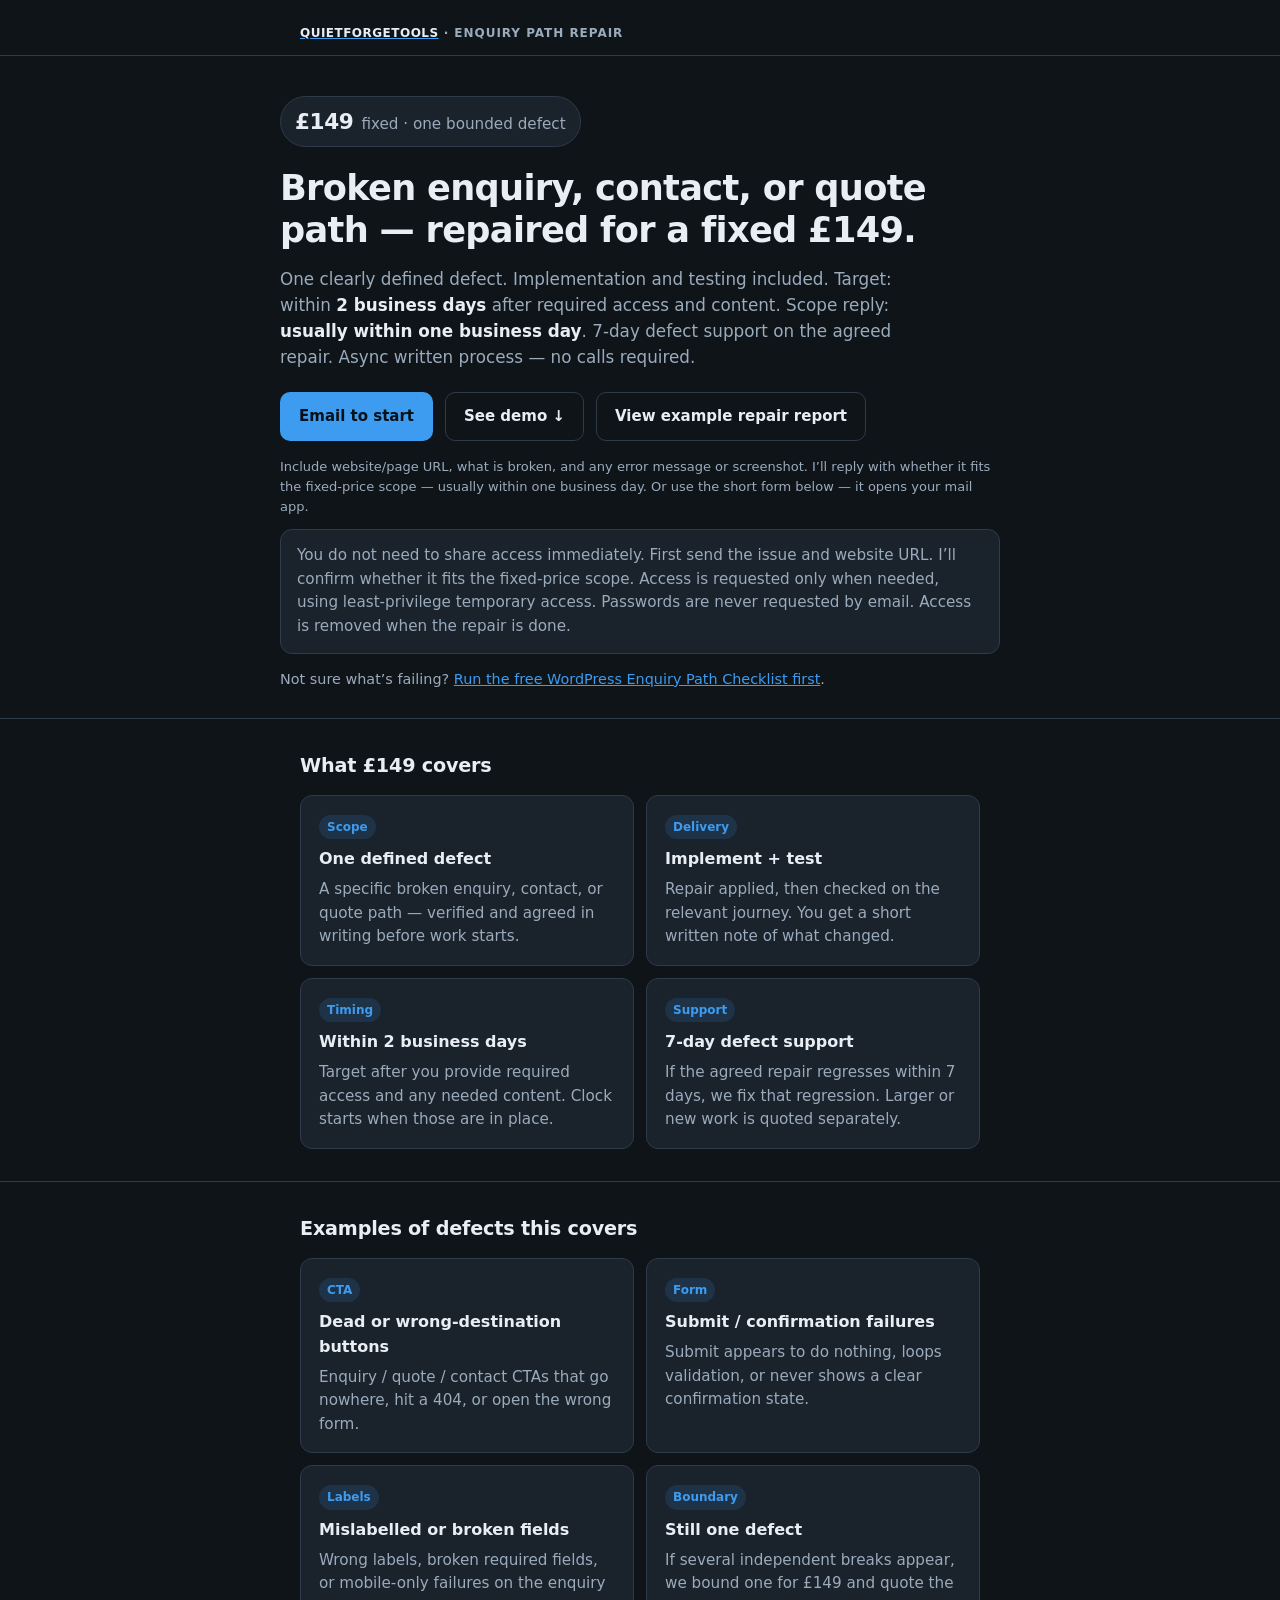
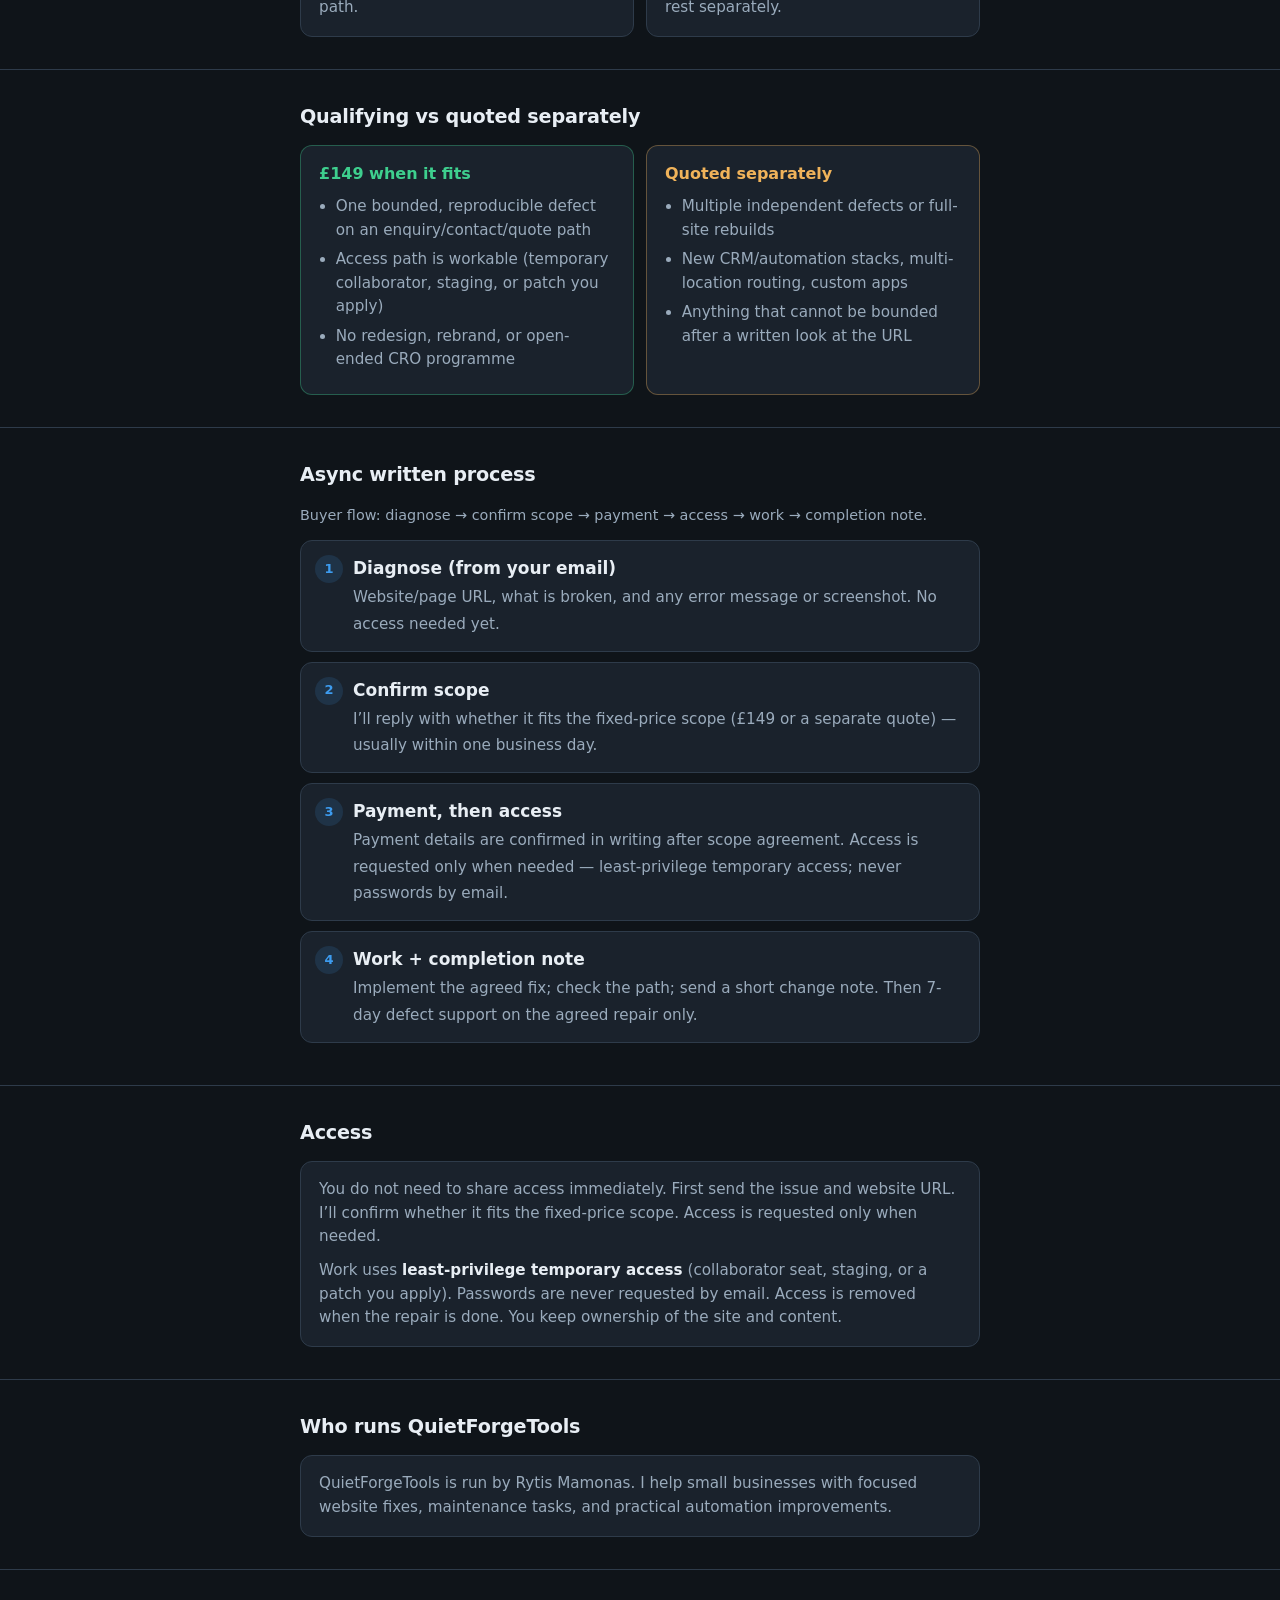
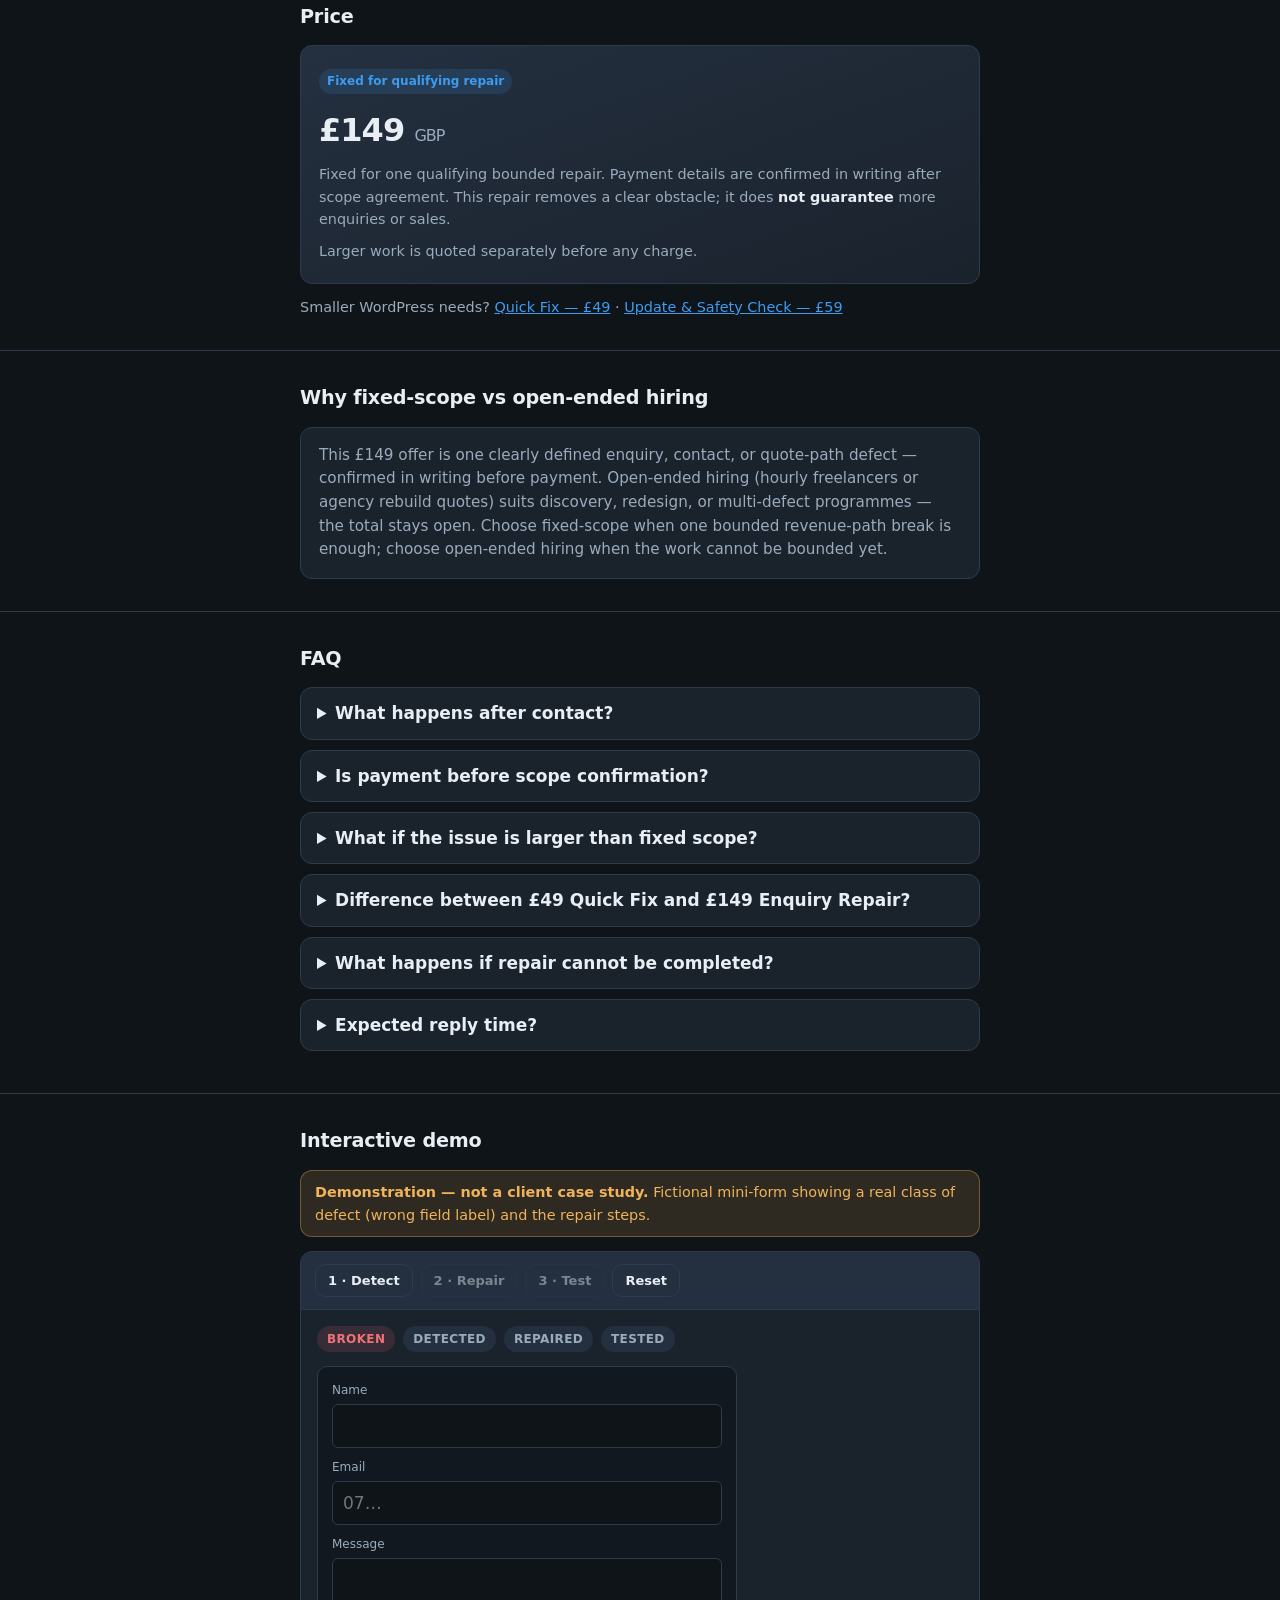
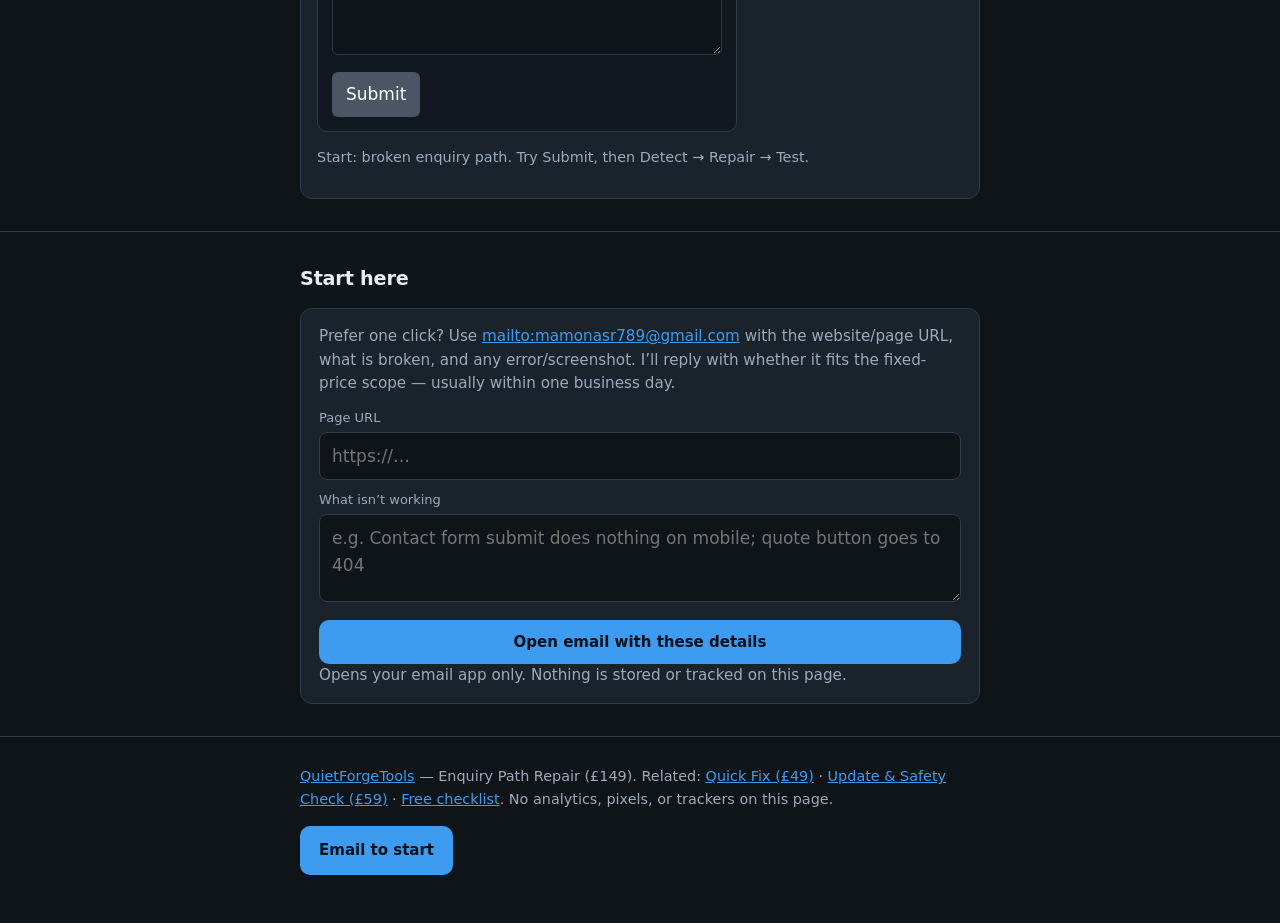
<file: index.html>
<!DOCTYPE html>
<html lang="en">
<head>
  <meta charset="utf-8" />
  <meta name="viewport" content="width=device-width, initial-scale=1" />
  <title>Enquiry Path Repair — £149 | QuietForgeTools</title>
  <meta name="description" content="Fixed £149 repair for one clearly defined broken enquiry, contact, or quote path. Implementation, testing, async written process. QuietForgeTools." />
  <link rel="canonical" href="https://mamonasr789-png.github.io/quietforgetools-enquiry-repair/" />
  <meta name="robots" content="index,follow" />
  <link rel="stylesheet" href="styles.css" />
</head>
<body>
  <header>
    <div class="wrap">
      <div class="brand"><a href="https://mamonasr789-png.github.io/quietforgetools/"><span>QuietForgeTools</span></a> · Enquiry Path Repair</div>
    </div>
  </header>

  <main>
    <div class="wrap hero">
      <div class="price-chip"><strong>£149</strong> fixed · one bounded defect</div>
      <h1>Broken enquiry, contact, or quote path — repaired for a fixed £149.</h1>
      <p class="lead">
        One clearly defined defect. Implementation and testing included.
        Target: within <strong style="color:var(--text)">2 business days</strong> after required access and content.
        Scope reply: <strong style="color:var(--text)">usually within one business day</strong>.
        7-day defect support on the agreed repair. Async written process — no calls required.
      </p>
      <div class="cta-row">
        <a class="btn btn-primary" href="mailto:mamonasr789@gmail.com?subject=Enquiry%20Path%20Repair%20%E2%80%94%20%C2%A3149&body=Website%20%2F%20page%20URL%3A%20%0AWhat%20is%20broken%3A%20%0AError%20message%20or%20screenshot%20(if%20any)%3A%20%0A%0AI%27ll%20reply%20with%20whether%20it%20fits%20the%20fixed-price%20scope.%0A">Email to start</a>
        <a class="btn btn-ghost" href="#demo">See demo ↓</a>
        <a class="btn btn-ghost" href="sample-repair-report/">View example repair report</a>
        <p class="btn-note">Include website/page URL, what is broken, and any error message or screenshot. I’ll reply with whether it fits the fixed-price scope — usually within one business day. Or use the short form below — it opens your mail app.</p>
      </div>
      <div class="access-note">
        You do not need to share access immediately. First send the issue and website URL. I’ll confirm whether it fits the fixed-price scope. Access is requested only when needed, using least-privilege temporary access. Passwords are never requested by email. Access is removed when the repair is done.
      </div>
      <p class="fine" style="margin-top:14px">Not sure what&rsquo;s failing? <a href="https://mamonasr789-png.github.io/quietforgetools-wp-enquiry-checklist/">Run the free WordPress Enquiry Path Checklist first</a>.</p>
    </div>

    <section id="what">
      <div class="wrap">
        <h2>What £149 covers</h2>
        <div class="grid two">
          <div class="card">
            <div class="tag">Scope</div>
            <h3>One defined defect</h3>
            <p>A specific broken enquiry, contact, or quote path — verified and agreed in writing before work starts.</p>
          </div>
          <div class="card">
            <div class="tag">Delivery</div>
            <h3>Implement + test</h3>
            <p>Repair applied, then checked on the relevant journey. You get a short written note of what changed.</p>
          </div>
          <div class="card">
            <div class="tag">Timing</div>
            <h3>Within 2 business days</h3>
            <p>Target after you provide required access and any needed content. Clock starts when those are in place.</p>
          </div>
          <div class="card">
            <div class="tag">Support</div>
            <h3>7-day defect support</h3>
            <p>If the agreed repair regresses within 7 days, we fix that regression. Larger or new work is quoted separately.</p>
          </div>
        </div>
      </div>
    </section>


    <section id="examples">
      <div class="wrap">
        <h2>Examples of defects this covers</h2>
        <div class="grid two">
          <div class="card">
            <div class="tag">CTA</div>
            <h3>Dead or wrong-destination buttons</h3>
            <p>Enquiry / quote / contact CTAs that go nowhere, hit a 404, or open the wrong form.</p>
          </div>
          <div class="card">
            <div class="tag">Form</div>
            <h3>Submit / confirmation failures</h3>
            <p>Submit appears to do nothing, loops validation, or never shows a clear confirmation state.</p>
          </div>
          <div class="card">
            <div class="tag">Labels</div>
            <h3>Mislabelled or broken fields</h3>
            <p>Wrong labels, broken required fields, or mobile-only failures on the enquiry path.</p>
          </div>
          <div class="card">
            <div class="tag">Boundary</div>
            <h3>Still one defect</h3>
            <p>If several independent breaks appear, we bound one for £149 and quote the rest separately.</p>
          </div>
        </div>
      </div>
    </section>

    <section id="fit">
      <div class="wrap">
        <h2>Qualifying vs quoted separately</h2>
        <div class="vs">
          <div class="card yes">
            <h3 style="color: var(--ok);">£149 when it fits</h3>
            <ul>
              <li>One bounded, reproducible defect on an enquiry/contact/quote path</li>
              <li>Access path is workable (temporary collaborator, staging, or patch you apply)</li>
              <li>No redesign, rebrand, or open-ended CRO programme</li>
            </ul>
          </div>
          <div class="card no">
            <h3 style="color: var(--warn);">Quoted separately</h3>
            <ul>
              <li>Multiple independent defects or full-site rebuilds</li>
              <li>New CRM/automation stacks, multi-location routing, custom apps</li>
              <li>Anything that cannot be bounded after a written look at the URL</li>
            </ul>
          </div>
        </div>
      </div>
    </section>

    <section id="process">
      <div class="wrap">
        <h2>Async written process</h2>
        <p class="fine" style="margin:0 0 14px">Buyer flow: diagnose → confirm scope → payment → access → work → completion note.</p>
        <ol class="steps">
          <li><strong>Diagnose (from your email)</strong><span>Website/page URL, what is broken, and any error message or screenshot. No access needed yet.</span></li>
          <li><strong>Confirm scope</strong><span>I’ll reply with whether it fits the fixed-price scope (£149 or a separate quote) — usually within one business day.</span></li>
          <li><strong>Payment, then access</strong><span>Payment details are confirmed in writing after scope agreement. Access is requested only when needed — least-privilege temporary access; never passwords by email.</span></li>
          <li><strong>Work + completion note</strong><span>Implement the agreed fix; check the path; send a short change note. Then 7-day defect support on the agreed repair only.</span></li>
        </ol>
      </div>
    </section>


    <section id="access">
      <div class="wrap">
        <h2>Access</h2>
        <div class="card">
          <p>
            You do not need to share access immediately. First send the issue and website URL.
            I’ll confirm whether it fits the fixed-price scope. Access is requested only when needed.
          </p>
          <p style="margin-top:10px">
            Work uses <strong style="color: var(--text);">least-privilege temporary access</strong>
            (collaborator seat, staging, or a patch you apply). Passwords are never requested by email.
            Access is removed when the repair is done. You keep ownership of the site and content.
          </p>
        </div>
      </div>
    </section>

    <section id="who">
      <div class="wrap">
        <h2>Who runs QuietForgeTools</h2>
        <div class="card">
          <p>QuietForgeTools is run by Rytis Mamonas. I help small businesses with focused website fixes, maintenance tasks, and practical automation improvements.</p>
        </div>
      </div>
    </section>

    <section id="pricing">
      <div class="wrap">
        <h2>Price</h2>
        <div class="price-box">
          <div class="tag">Fixed for qualifying repair</div>
          <div class="amount">£149 <span>GBP</span></div>
          <p class="fine" style="margin-bottom: 10px;">
            Fixed for one qualifying bounded repair. Payment details are confirmed in writing after scope agreement.
            This repair removes a clear obstacle; it does <strong style="color: var(--text);">not guarantee</strong> more enquiries or sales.
          </p>
          <p class="fine">Larger work is quoted separately before any charge.</p>
        </div>
        <p class="fine" style="margin-top:12px">
          Smaller WordPress needs?
          <a href="https://mamonasr789-png.github.io/quietforgetools-wp-maintenance/quick-fix/">Quick Fix — £49</a>
          ·
          <a href="https://mamonasr789-png.github.io/quietforgetools-wp-maintenance/">Update &amp; Safety Check — £59</a>
        </p>
      </div>
    </section>


    <section id="why-fixed">
      <div class="wrap">
        <h2>Why fixed-scope vs open-ended hiring</h2>
        <div class="card">
          <p style="margin:0;color:var(--muted)">
            This £149 offer is one clearly defined enquiry, contact, or quote-path defect — confirmed in writing before payment.
            Open-ended hiring (hourly freelancers or agency rebuild quotes) suits discovery, redesign, or multi-defect programmes — the total stays open.
            Choose fixed-scope when one bounded revenue-path break is enough; choose open-ended hiring when the work cannot be bounded yet.
          </p>
        </div>
      </div>
    </section>

    <section id="faq" class="faq">
      <div class="wrap">
        <h2>FAQ</h2>
        <details>
          <summary>What happens after contact?</summary>
          <p>You email the page URL and what is broken (or use the form that opens your mail app). I diagnose from that information and reply in writing with whether it fits the £149 scope — usually within one business day. No access or payment is needed for that first reply.</p>
        </details>
        <details>
          <summary>Is payment before scope confirmation?</summary>
          <p>No. Payment details are confirmed in writing only after we agree the defect fits the fixed-price scope. There is no payment link on this page.</p>
        </details>
        <details>
          <summary>What if the issue is larger than fixed scope?</summary>
          <p>I’ll say so in writing and quote separately before any charge. If several independent breaks appear, we can bound one for £149 and quote the rest separately.</p>
        </details>
        <details>
          <summary>Difference between £49 Quick Fix and £149 Enquiry Repair?</summary>
          <p>£49 Quick Fix is one agreed small WordPress/WooCommerce issue (diagnosis, one fix attempt, verification, completion note). £149 Enquiry Path Repair is one clearly defined broken enquiry, contact, or quote path — implement, test, completion note, plus 7-day defect support on the agreed repair. <a href="https://mamonasr789-png.github.io/quietforgetools-wp-maintenance/quick-fix/">See £49 Quick Fix</a>.</p>
        </details>
        <details>
          <summary>What happens if repair cannot be completed?</summary>
          <p>If after written look it cannot be bounded or completed within this pass, I’ll explain why in writing. Larger or blocked work is quoted separately — we do not invent a success claim. Payment is only for work agreed after scope confirmation.</p>
        </details>
        <details>
          <summary>Expected reply time?</summary>
          <p>Usually within one business day for the scope fit reply. Delivery of the repair itself targets within 2 business days after required access and content are in place.</p>
        </details>
      </div>
    </section>

    <section id="demo">
      <div class="wrap">
        <h2>Interactive demo</h2>
        <div class="demo-banner"><strong>Demonstration — not a client case study.</strong> Fictional mini-form showing a real class of defect (wrong field label) and the repair steps.</div>
        <div class="demo-panel">
          <div class="demo-toolbar">
            <button type="button" class="btn btn-ghost" id="btnDetect">1 · Detect</button>
            <button type="button" class="btn btn-ghost" id="btnRepair">2 · Repair</button>
            <button type="button" class="btn btn-ghost" id="btnTest">3 · Test</button>
            <button type="button" class="btn btn-ghost" id="btnReset">Reset</button>
          </div>
          <div class="demo-stage">
            <div class="demo-status" aria-live="polite">
              <span class="pill broken" id="pillBroken">Broken</span>
              <span class="pill detected" id="pillDetected">Detected</span>
              <span class="pill repaired" id="pillRepaired">Repaired</span>
              <span class="pill tested" id="pillTested">Tested</span>
            </div>
            <form class="fake-form" id="demoForm" novalidate>
              <div class="field">
                <label for="demoName">Name</label>
                <input id="demoName" name="name" autocomplete="name" />
              </div>
              <div class="field">
                <label for="demoPhone" id="demoLabelPhone">Email</label>
                <input id="demoPhone" name="phone" type="tel" inputmode="tel" autocomplete="tel" placeholder="07…" />
              </div>
              <div class="field">
                <label for="demoMsg">Message</label>
                <textarea id="demoMsg" name="message" rows="3"></textarea>
              </div>
              <button type="submit">Submit</button>
              <p class="err" role="alert">Nothing useful happens — the phone field is mislabelled “Email”, and there is no confirmation.</p>
              <p class="okmsg" role="status">Enquiry path complete (demo). On a live site this would also confirm your real delivery route.</p>
            </form>
            <p class="demo-log" id="demoLog" aria-live="polite"></p>
          </div>
        </div>
      </div>
    </section>

    <section id="start">
      <div class="wrap">
        <h2>Start here</h2>
        <div class="card">
          <p style="margin-bottom: 12px;">
            Prefer one click? Use
            <a href="mailto:mamonasr789@gmail.com?subject=Enquiry%20Path%20Repair%20%E2%80%94%20%C2%A3149&body=Website%20%2F%20page%20URL%3A%20%0AWhat%20is%20broken%3A%20%0AError%20message%20or%20screenshot%20(if%20any)%3A%20%0A%0AI%27ll%20reply%20with%20whether%20it%20fits%20the%20fixed-price%20scope.%0A">mailto:mamonasr789@gmail.com</a>
            with the website/page URL, what is broken, and any error/screenshot. I’ll reply with whether it fits the fixed-price scope — usually within one business day.
          </p>
          <form id="intakeForm" class="intake">
            <div>
              <label for="intakeUrl">Page URL</label>
              <input id="intakeUrl" name="url" type="url" placeholder="https://…" required />
            </div>
            <div>
              <label for="intakeDefect">What isn’t working</label>
              <textarea id="intakeDefect" name="defect" required placeholder="e.g. Contact form submit does nothing on mobile; quote button goes to 404"></textarea>
            </div>
            <button type="submit" class="btn btn-primary">Open email with these details</button>
          </form>
          <p class="btn-note">Opens your email app only. Nothing is stored or tracked on this page.</p>
        </div>
      </div>
    </section>
  </main>

  <footer>
    <div class="wrap">
      <p class="fine"><a href="https://mamonasr789-png.github.io/quietforgetools/">QuietForgeTools</a> — Enquiry Path Repair (£149). Related:
        <a href="https://mamonasr789-png.github.io/quietforgetools-wp-maintenance/quick-fix/">Quick Fix (£49)</a>
        ·
        <a href="https://mamonasr789-png.github.io/quietforgetools-wp-maintenance/">Update &amp; Safety Check (£59)</a>
        ·
        <a href="https://mamonasr789-png.github.io/quietforgetools-wp-enquiry-checklist/">Free checklist</a>.
        No analytics, pixels, or trackers on this page.</p>
      <div class="cta-row">
        <a class="btn btn-primary" href="mailto:mamonasr789@gmail.com?subject=Enquiry%20Path%20Repair%20%E2%80%94%20%C2%A3149&body=Website%20%2F%20page%20URL%3A%20%0AWhat%20is%20broken%3A%20%0AError%20message%20or%20screenshot%20(if%20any)%3A%20%0A%0AI%27ll%20reply%20with%20whether%20it%20fits%20the%20fixed-price%20scope.%0A">Email to start</a>
      </div>
    </div>
  </footer>
  <script src="demo.js"></script>
  <script>
    /* TASK1016 measurement: appends this offer's ref and the same-site page path the visitor came from to the email body. No cookies, storage, network requests or personal data. */
    (function () {
      var via = "";
      try {
        var r = new URL(document.referrer);
        if (r.origin === location.origin && /^\/[A-Za-z0-9\/_.-]{1,120}$/.test(r.pathname)) via = " via " + r.pathname;
      } catch (e) {}
      var tag = encodeURIComponent("\nRef: enquiry-repair" + via);
      var links = document.querySelectorAll('a[href^="mailto:"]');
      for (var i = 0; i < links.length; i++) {
        var h = links[i].getAttribute("href");
        if (h.indexOf("body=") > -1) links[i].setAttribute("href", h + tag);
      }
    })();
  </script>
</body>
</html>
</file>
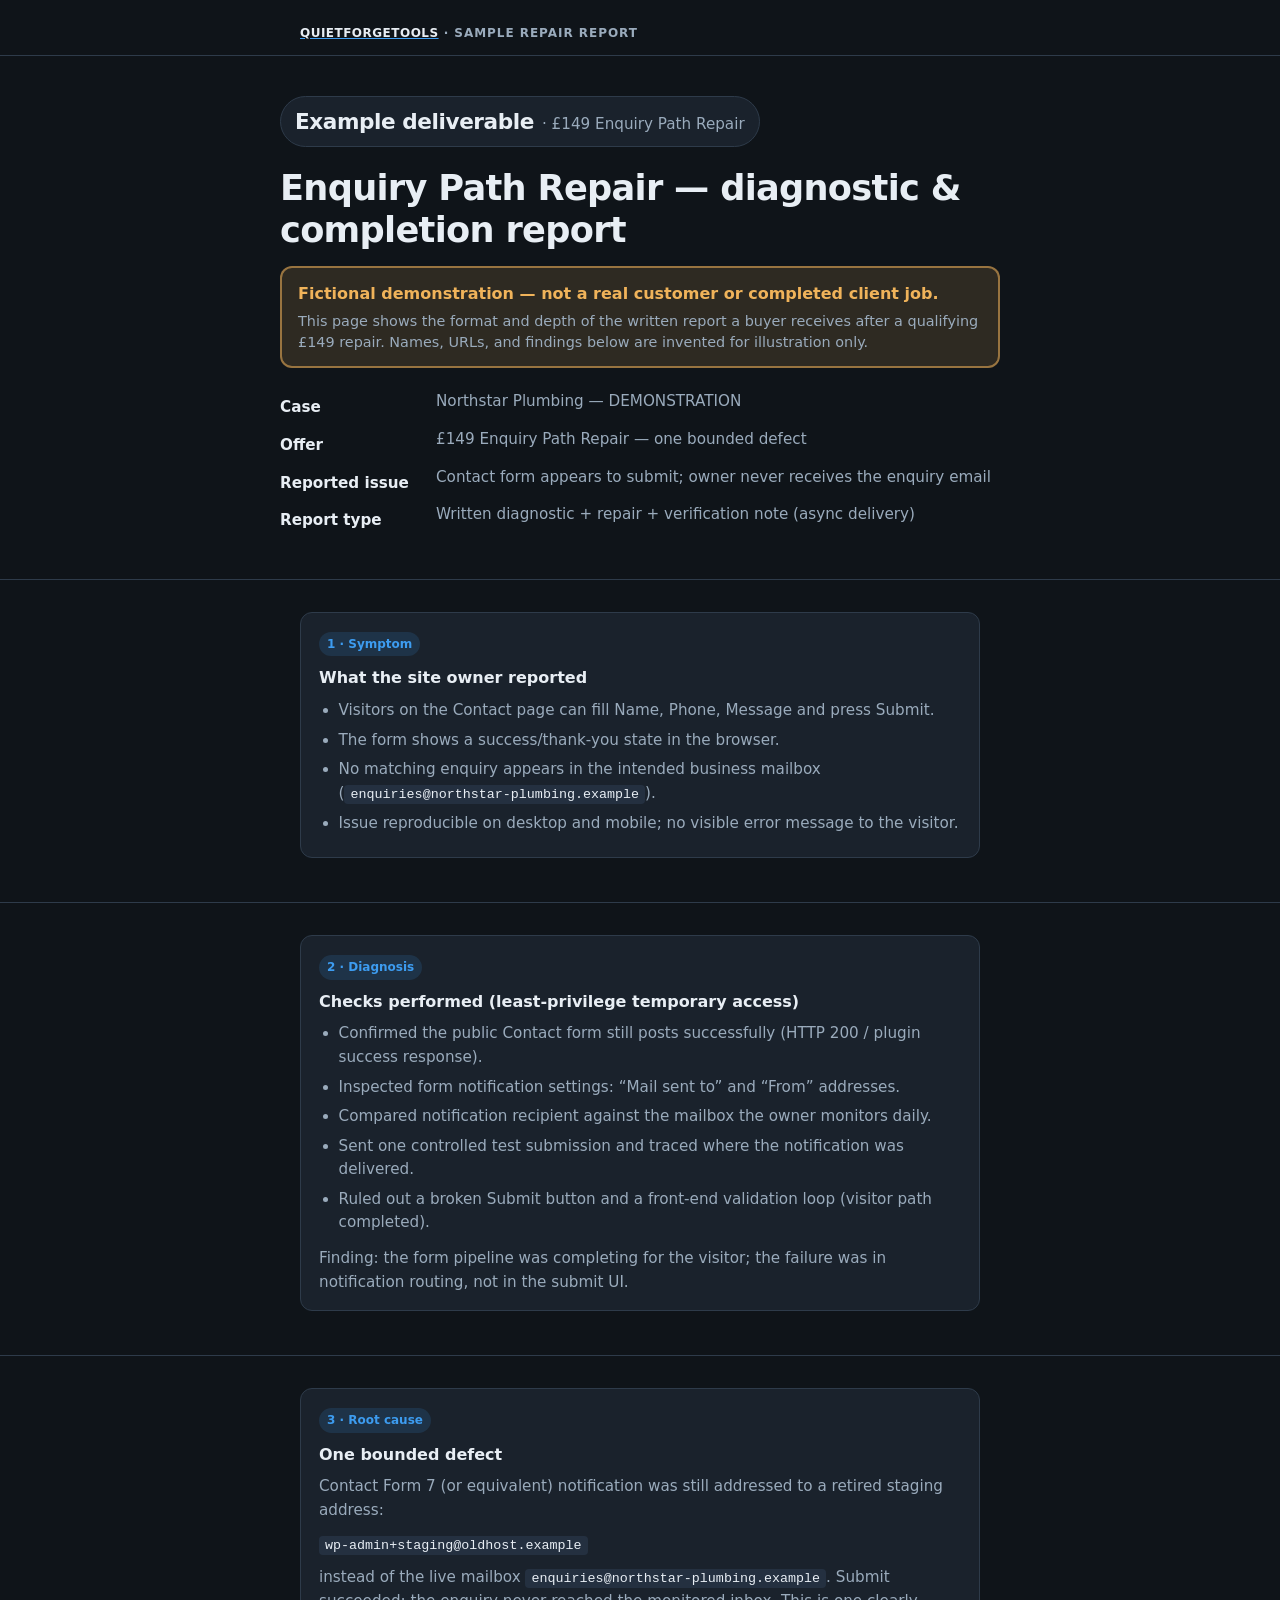
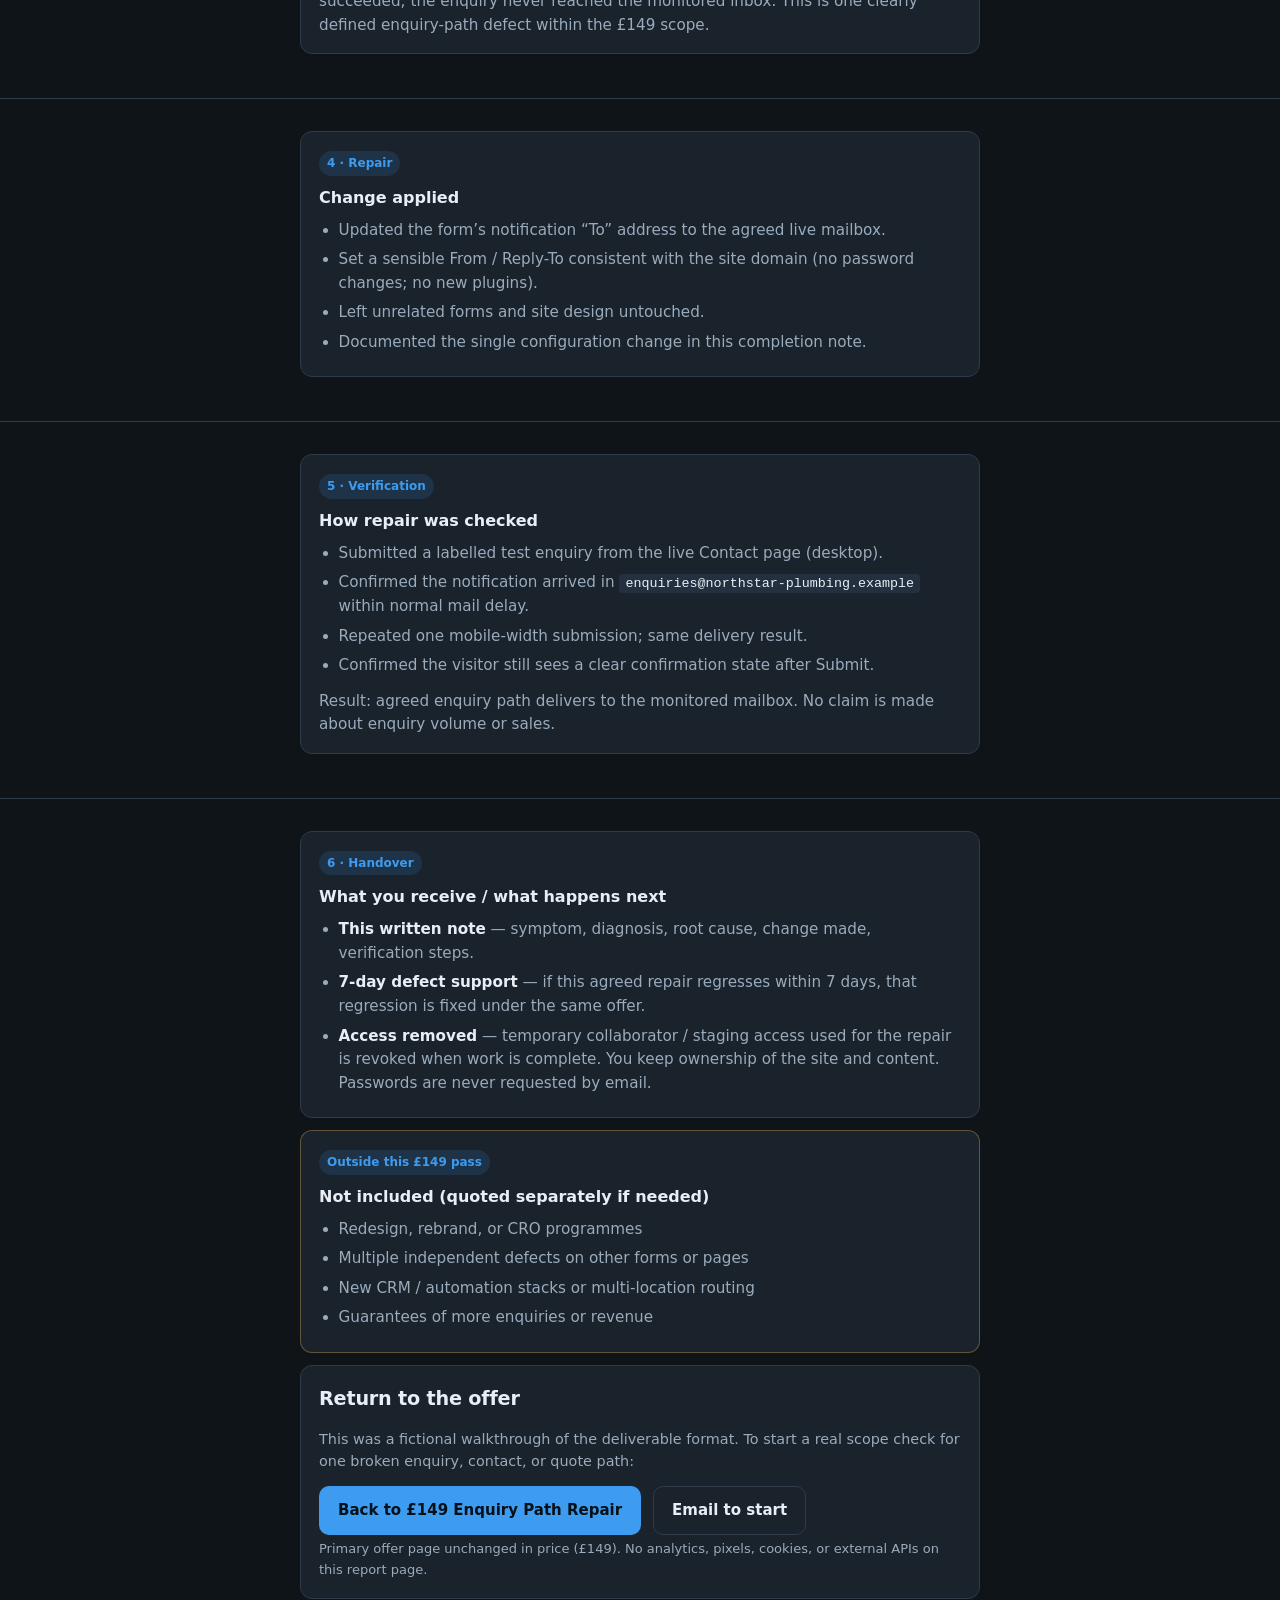
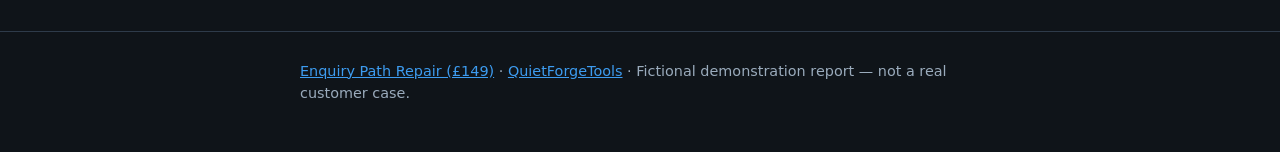
<file: sample-repair-report/index.html>
<!DOCTYPE html>
<html lang="en">
<head>
  <meta charset="utf-8" />
  <meta name="viewport" content="width=device-width, initial-scale=1" />
  <title>Sample Enquiry Path Repair Report — Northstar Plumbing (Demonstration) | QuietForgeTools</title>
  <meta name="description" content="Fictional demonstration of the written diagnostic and repair report delivered with the £149 Enquiry Path Repair. Not a real customer or completed client job." />
  <meta name="robots" content="index,follow" />
  <link rel="canonical" href="https://mamonasr789-png.github.io/quietforgetools-enquiry-repair/sample-repair-report/" />
  <link rel="stylesheet" href="../styles.css" />
  <style>
    .report-meta {
      display: grid;
      gap: 8px 16px;
      grid-template-columns: 1fr;
      margin: 0 0 18px;
      font-size: 0.95rem;
      color: var(--muted);
    }
    @media (min-width: 560px) {
      .report-meta { grid-template-columns: 140px 1fr; }
      .report-meta dt { font-weight: 600; color: var(--text); }
    }
    .report-meta dt { font-weight: 600; color: var(--text); margin-top: 6px; }
    .report-meta dd { margin: 0; }
    .phase {
      background: var(--surface);
      border: 1px solid var(--border);
      border-radius: var(--radius);
      padding: 16px 18px;
      margin-bottom: 12px;
    }
    .phase .tag { margin-bottom: 10px; }
    .phase h3 { margin: 0 0 8px; }
    .phase p, .phase li { color: var(--muted); font-size: 0.95rem; }
    .phase ul { margin: 8px 0 0; padding-left: 1.15em; }
    .phase li { margin-bottom: 6px; }
    .disclosure-box {
      background: var(--warn-soft);
      border: 2px solid rgba(240, 179, 90, 0.55);
      color: var(--warn);
      border-radius: var(--radius);
      padding: 14px 16px;
      font-size: 1rem;
      font-weight: 600;
      margin: 0 0 22px;
      line-height: 1.45;
    }
    .disclosure-box span {
      display: block;
      font-weight: 500;
      font-size: 0.9rem;
      margin-top: 6px;
      color: var(--muted);
    }
    .codeish {
      font-family: ui-monospace, SFMono-Regular, Menlo, Consolas, monospace;
      font-size: 0.88em;
      background: var(--surface2);
      padding: 2px 6px;
      border-radius: 4px;
      color: var(--text);
      word-break: break-word;
    }
    .out-scope { border-color: rgba(240, 179, 90, 0.35); }
    .return-box {
      background: var(--surface);
      border: 1px solid var(--border);
      border-radius: var(--radius);
      padding: 18px;
      margin-top: 8px;
    }
  </style>
</head>
<body>
  <header>
    <div class="wrap">
      <div class="brand"><a href="https://mamonasr789-png.github.io/quietforgetools/"><span>QuietForgeTools</span></a> · Sample repair report</div>
    </div>
  </header>

  <main>
    <div class="wrap hero">
      <div class="price-chip"><strong>Example deliverable</strong> · £149 Enquiry Path Repair</div>
      <h1>Enquiry Path Repair — diagnostic &amp; completion report</h1>
      <div class="disclosure-box" role="note">
        Fictional demonstration — not a real customer or completed client job.
        <span>This page shows the format and depth of the written report a buyer receives after a qualifying £149 repair. Names, URLs, and findings below are invented for illustration only.</span>
      </div>

      <dl class="report-meta">
        <dt>Case</dt>
        <dd>Northstar Plumbing — DEMONSTRATION</dd>
        <dt>Offer</dt>
        <dd>£149 Enquiry Path Repair — one bounded defect</dd>
        <dt>Reported issue</dt>
        <dd>Contact form appears to submit; owner never receives the enquiry email</dd>
        <dt>Report type</dt>
        <dd>Written diagnostic + repair + verification note (async delivery)</dd>
      </dl>
    </div>

    <section id="symptom">
      <div class="wrap">
        <div class="phase">
          <div class="tag">1 · Symptom</div>
          <h3>What the site owner reported</h3>
          <ul>
            <li>Visitors on the Contact page can fill Name, Phone, Message and press Submit.</li>
            <li>The form shows a success/thank-you state in the browser.</li>
            <li>No matching enquiry appears in the intended business mailbox (<span class="codeish">enquiries@northstar-plumbing.example</span>).</li>
            <li>Issue reproducible on desktop and mobile; no visible error message to the visitor.</li>
          </ul>
        </div>
      </div>
    </section>

    <section id="diagnosis">
      <div class="wrap">
        <div class="phase">
          <div class="tag">2 · Diagnosis</div>
          <h3>Checks performed (least-privilege temporary access)</h3>
          <ul>
            <li>Confirmed the public Contact form still posts successfully (HTTP 200 / plugin success response).</li>
            <li>Inspected form notification settings: “Mail sent to” and “From” addresses.</li>
            <li>Compared notification recipient against the mailbox the owner monitors daily.</li>
            <li>Sent one controlled test submission and traced where the notification was delivered.</li>
            <li>Ruled out a broken Submit button and a front-end validation loop (visitor path completed).</li>
          </ul>
          <p style="margin-top:12px;margin-bottom:0">Finding: the form pipeline was completing for the visitor; the failure was in notification routing, not in the submit UI.</p>
        </div>
      </div>
    </section>

    <section id="root-cause">
      <div class="wrap">
        <div class="phase">
          <div class="tag">3 · Root cause</div>
          <h3>One bounded defect</h3>
          <p style="margin:0 0 10px">Contact Form 7 (or equivalent) notification was still addressed to a retired staging address:</p>
          <p style="margin:0 0 10px"><span class="codeish">wp-admin+staging@oldhost.example</span></p>
          <p style="margin:0">instead of the live mailbox <span class="codeish">enquiries@northstar-plumbing.example</span>. Submit succeeded; the enquiry never reached the monitored inbox. This is one clearly defined enquiry-path defect within the £149 scope.</p>
        </div>
      </div>
    </section>

    <section id="repair">
      <div class="wrap">
        <div class="phase">
          <div class="tag">4 · Repair</div>
          <h3>Change applied</h3>
          <ul>
            <li>Updated the form’s notification “To” address to the agreed live mailbox.</li>
            <li>Set a sensible From / Reply-To consistent with the site domain (no password changes; no new plugins).</li>
            <li>Left unrelated forms and site design untouched.</li>
            <li>Documented the single configuration change in this completion note.</li>
          </ul>
        </div>
      </div>
    </section>

    <section id="verification">
      <div class="wrap">
        <div class="phase">
          <div class="tag">5 · Verification</div>
          <h3>How repair was checked</h3>
          <ul>
            <li>Submitted a labelled test enquiry from the live Contact page (desktop).</li>
            <li>Confirmed the notification arrived in <span class="codeish">enquiries@northstar-plumbing.example</span> within normal mail delay.</li>
            <li>Repeated one mobile-width submission; same delivery result.</li>
            <li>Confirmed the visitor still sees a clear confirmation state after Submit.</li>
          </ul>
          <p style="margin-top:12px;margin-bottom:0">Result: agreed enquiry path delivers to the monitored mailbox. No claim is made about enquiry volume or sales.</p>
        </div>
      </div>
    </section>

    <section id="handover">
      <div class="wrap">
        <div class="phase">
          <div class="tag">6 · Handover</div>
          <h3>What you receive / what happens next</h3>
          <ul>
            <li><strong style="color:var(--text)">This written note</strong> — symptom, diagnosis, root cause, change made, verification steps.</li>
            <li><strong style="color:var(--text)">7-day defect support</strong> — if this agreed repair regresses within 7 days, that regression is fixed under the same offer.</li>
            <li><strong style="color:var(--text)">Access removed</strong> — temporary collaborator / staging access used for the repair is revoked when work is complete. You keep ownership of the site and content. Passwords are never requested by email.</li>
          </ul>
        </div>

        <div class="phase out-scope">
          <div class="tag">Outside this £149 pass</div>
          <h3>Not included (quoted separately if needed)</h3>
          <ul>
            <li>Redesign, rebrand, or CRO programmes</li>
            <li>Multiple independent defects on other forms or pages</li>
            <li>New CRM / automation stacks or multi-location routing</li>
            <li>Guarantees of more enquiries or revenue</li>
          </ul>
        </div>

        <div class="return-box">
          <h2 style="margin-top:0">Return to the offer</h2>
          <p class="fine" style="margin-bottom:14px">This was a fictional walkthrough of the deliverable format. To start a real scope check for one broken enquiry, contact, or quote path:</p>
          <div class="cta-row">
            <a class="btn btn-primary" href="https://mamonasr789-png.github.io/quietforgetools-enquiry-repair/">Back to £149 Enquiry Path Repair</a>
            <a class="btn btn-ghost" href="mailto:mamonasr789@gmail.com?subject=Enquiry%20Path%20Repair%20%E2%80%94%20%C2%A3149&body=Website%20%2F%20page%20URL%3A%20%0AWhat%20is%20broken%3A%20%0AError%20message%20or%20screenshot%20(if%20any)%3A%20%0A%0AI%27ll%20reply%20with%20whether%20it%20fits%20the%20fixed-price%20scope.%0A">Email to start</a>
          </div>
          <p class="btn-note">Primary offer page unchanged in price (£149). No analytics, pixels, cookies, or external APIs on this report page.</p>
        </div>
      </div>
    </section>
  </main>

  <footer>
    <div class="wrap">
      <p class="fine"><a href="https://mamonasr789-png.github.io/quietforgetools-enquiry-repair/">Enquiry Path Repair (£149)</a>
        · <a href="https://mamonasr789-png.github.io/quietforgetools/">QuietForgeTools</a>
        · Fictional demonstration report — not a real customer case.</p>
    </div>
  </footer>
</body>
</html>
</file>
<file: styles.css>
:root {
  --bg: #0f1419;
  --surface: #1a222c;
  --surface2: #243040;
  --text: #e8eef4;
  --muted: #9aabbc;
  --accent: #3d9cf0;
  --accent-soft: rgba(61, 156, 240, 0.14);
  --border: #2e3b4a;
  --ok: #3ecf8e;
  --ok-soft: rgba(62, 207, 142, 0.14);
  --warn: #f0b35a;
  --warn-soft: rgba(240, 179, 90, 0.14);
  --bad: #f07178;
  --bad-soft: rgba(240, 113, 120, 0.14);
  --radius: 12px;
  --max: 720px;
  --font: "Segoe UI", system-ui, -apple-system, sans-serif;
}
* { box-sizing: border-box; }
html { scroll-behavior: smooth; }
body {
  margin: 0;
  font-family: var(--font);
  background: var(--bg);
  color: var(--text);
  line-height: 1.55;
  font-size: 17px;
}
a { color: var(--accent); }
.wrap { max-width: var(--max); margin: 0 auto; padding: 0 20px; }
header {
  padding: 24px 0 12px;
  border-bottom: 1px solid var(--border);
}
.brand {
  font-size: 12px;
  letter-spacing: 0.08em;
  text-transform: uppercase;
  color: var(--muted);
  font-weight: 600;
}
.brand span { color: var(--text); font-weight: 700; letter-spacing: 0.04em; }
.hero { padding: 40px 0 28px; }
h1 {
  font-size: clamp(1.65rem, 4.2vw, 2.2rem);
  line-height: 1.2;
  margin: 0 0 14px;
  font-weight: 700;
  letter-spacing: -0.02em;
}
.lead {
  font-size: 1.05rem;
  color: var(--muted);
  margin: 0 0 22px;
  max-width: 38em;
}
.price-chip {
  display: inline-flex;
  align-items: baseline;
  gap: 8px;
  background: var(--surface);
  border: 1px solid var(--border);
  border-radius: 999px;
  padding: 8px 14px;
  margin-bottom: 20px;
  font-size: 0.95rem;
  color: var(--muted);
}
.price-chip strong {
  color: var(--text);
  font-size: 1.35rem;
  letter-spacing: -0.02em;
}
.cta-row { display: flex; flex-wrap: wrap; gap: 12px; align-items: center; }
.btn {
  display: inline-block;
  padding: 12px 18px;
  border-radius: 10px;
  font-weight: 600;
  font-size: 15px;
  text-decoration: none;
  border: 1px solid transparent;
  cursor: pointer;
  font-family: inherit;
}
.btn-primary { background: var(--accent); color: #061018; }
.btn-primary:hover { filter: brightness(1.06); }
.btn-ghost {
  background: transparent;
  color: var(--text);
  border-color: var(--border);
}
.btn-ghost:hover { border-color: var(--muted); }
.btn-note {
  font-size: 13px;
  color: var(--muted);
  width: 100%;
  margin: 4px 0 0;
}
section { padding: 32px 0; border-top: 1px solid var(--border); }
h2 {
  font-size: 1.2rem;
  margin: 0 0 14px;
  letter-spacing: -0.01em;
}
h3 { font-size: 1rem; margin: 0 0 6px; }
.grid { display: grid; gap: 12px; grid-template-columns: 1fr; }
@media (min-width: 560px) {
  .grid.two { grid-template-columns: 1fr 1fr; }
}
.card {
  background: var(--surface);
  border: 1px solid var(--border);
  border-radius: var(--radius);
  padding: 16px 18px;
}
.card p { margin: 0; color: var(--muted); font-size: 0.95rem; }
.tag {
  display: inline-block;
  font-size: 12px;
  font-weight: 600;
  color: var(--accent);
  background: var(--accent-soft);
  padding: 3px 8px;
  border-radius: 999px;
  margin-bottom: 8px;
}
.vs { display: grid; gap: 12px; }
@media (min-width: 560px) { .vs { grid-template-columns: 1fr 1fr; } }
.vs .yes { border-color: rgba(62, 207, 142, 0.35); }
.vs .no { border-color: rgba(240, 179, 90, 0.35); }
.vs ul { margin: 8px 0 0; padding-left: 1.1em; color: var(--muted); font-size: 0.95rem; }
.vs li { margin-bottom: 6px; }
.price-box {
  background: linear-gradient(160deg, var(--surface2), var(--surface));
  border: 1px solid var(--border);
  border-radius: var(--radius);
  padding: 20px 18px;
}
.price-box .amount {
  font-size: 2rem;
  font-weight: 700;
  letter-spacing: -0.03em;
  margin: 4px 0 8px;
}
.price-box .amount span { font-size: 1rem; font-weight: 500; color: var(--muted); }
.steps { counter-reset: step; list-style: none; padding: 0; margin: 0; }
.steps li {
  position: relative;
  padding: 14px 14px 14px 52px;
  margin-bottom: 10px;
  background: var(--surface);
  border: 1px solid var(--border);
  border-radius: var(--radius);
}
.steps li::before {
  counter-increment: step;
  content: counter(step);
  position: absolute;
  left: 14px;
  top: 14px;
  width: 28px;
  height: 28px;
  border-radius: 50%;
  background: var(--accent-soft);
  color: var(--accent);
  font-weight: 700;
  font-size: 13px;
  display: flex;
  align-items: center;
  justify-content: center;
}
.steps strong { display: block; margin-bottom: 2px; }
.steps span { color: var(--muted); font-size: 0.95rem; }
.fine { font-size: 0.9rem; color: var(--muted); margin: 0; }
footer {
  padding: 28px 0 48px;
  border-top: 1px solid var(--border);
  font-size: 0.85rem;
  color: var(--muted);
}
footer .cta-row { margin-top: 16px; }

.demo-banner {
  background: var(--warn-soft);
  border: 1px solid rgba(240, 179, 90, 0.35);
  color: var(--warn);
  border-radius: var(--radius);
  padding: 10px 14px;
  font-size: 0.9rem;
  margin-bottom: 14px;
}
.demo-panel {
  background: var(--surface);
  border: 1px solid var(--border);
  border-radius: var(--radius);
  overflow: hidden;
}
.demo-toolbar {
  display: flex;
  flex-wrap: wrap;
  gap: 8px;
  padding: 12px 14px;
  border-bottom: 1px solid var(--border);
  background: var(--surface2);
}
.demo-toolbar .btn { padding: 8px 12px; font-size: 13px; }
.demo-toolbar .btn:disabled { opacity: 0.45; cursor: not-allowed; }
.demo-stage { padding: 16px; }
.demo-status {
  display: flex;
  flex-wrap: wrap;
  gap: 8px;
  margin-bottom: 14px;
}
.pill {
  font-size: 12px;
  font-weight: 700;
  letter-spacing: 0.03em;
  text-transform: uppercase;
  padding: 4px 10px;
  border-radius: 999px;
  background: var(--surface2);
  color: var(--muted);
}
.pill.on.broken { background: var(--bad-soft); color: var(--bad); }
.pill.on.detected { background: var(--warn-soft); color: var(--warn); }
.pill.on.repaired { background: var(--ok-soft); color: var(--ok); }
.pill.on.tested { background: var(--accent-soft); color: var(--accent); }
.fake-form {
  border: 1px solid var(--border);
  border-radius: 10px;
  padding: 14px;
  background: #121820;
  max-width: 420px;
}
.fake-form label {
  display: block;
  font-size: 12px;
  color: var(--muted);
  margin-bottom: 4px;
}
.fake-form .field { margin-bottom: 10px; }
.fake-form input,
.fake-form textarea {
  width: 100%;
  border: 1px solid var(--border);
  border-radius: 6px;
  padding: 8px 10px;
  background: var(--bg);
  color: var(--text);
  font: inherit;
}
.fake-form button {
  background: #4b5563;
  color: #fff;
  border: 0;
  padding: 9px 14px;
  border-radius: 6px;
  font: inherit;
  cursor: pointer;
}
.fake-form.fixed button { background: var(--ok); color: #061018; font-weight: 600; }
.fake-form .err,
.fake-form .okmsg {
  display: none;
  margin-top: 10px;
  font-size: 0.85rem;
}
.fake-form .err { color: var(--bad); }
.fake-form .okmsg { color: var(--ok); }
.fake-form.show-err .err { display: block; }
.fake-form.show-ok .okmsg { display: block; }
.demo-log {
  margin-top: 14px;
  font-size: 0.9rem;
  color: var(--muted);
  min-height: 1.4em;
}
.demo-log code {
  color: var(--text);
  background: var(--surface2);
  padding: 1px 6px;
  border-radius: 4px;
  font-size: 0.85em;
}
.intake {
  display: grid;
  gap: 10px;
  margin-top: 12px;
}
.intake label { font-size: 13px; color: var(--muted); display: block; margin-bottom: 4px; }
.intake input,
.intake textarea {
  width: 100%;
  border: 1px solid var(--border);
  border-radius: 8px;
  padding: 10px 12px;
  background: var(--bg);
  color: var(--text);
  font: inherit;
}
.intake textarea { min-height: 88px; resize: vertical; }


/* Task305 conversion: FAQ + access-note + why-fixed */
.faq details {
  background: var(--surface);
  border: 1px solid var(--border);
  border-radius: var(--radius);
  padding: 12px 16px;
  margin-bottom: 10px;
}
.faq summary {
  cursor: pointer;
  font-weight: 600;
}
.faq details p {
  margin: 10px 0 0;
  color: var(--muted);
  font-size: 0.95rem;
}
.access-note {
  background: var(--surface);
  border: 1px solid var(--border);
  border-radius: var(--radius);
  padding: 14px 16px;
  color: var(--muted);
  font-size: 0.95rem;
  margin-top: 12px;
}
#why-fixed .card p { margin: 0; color: var(--muted); }
</file>
